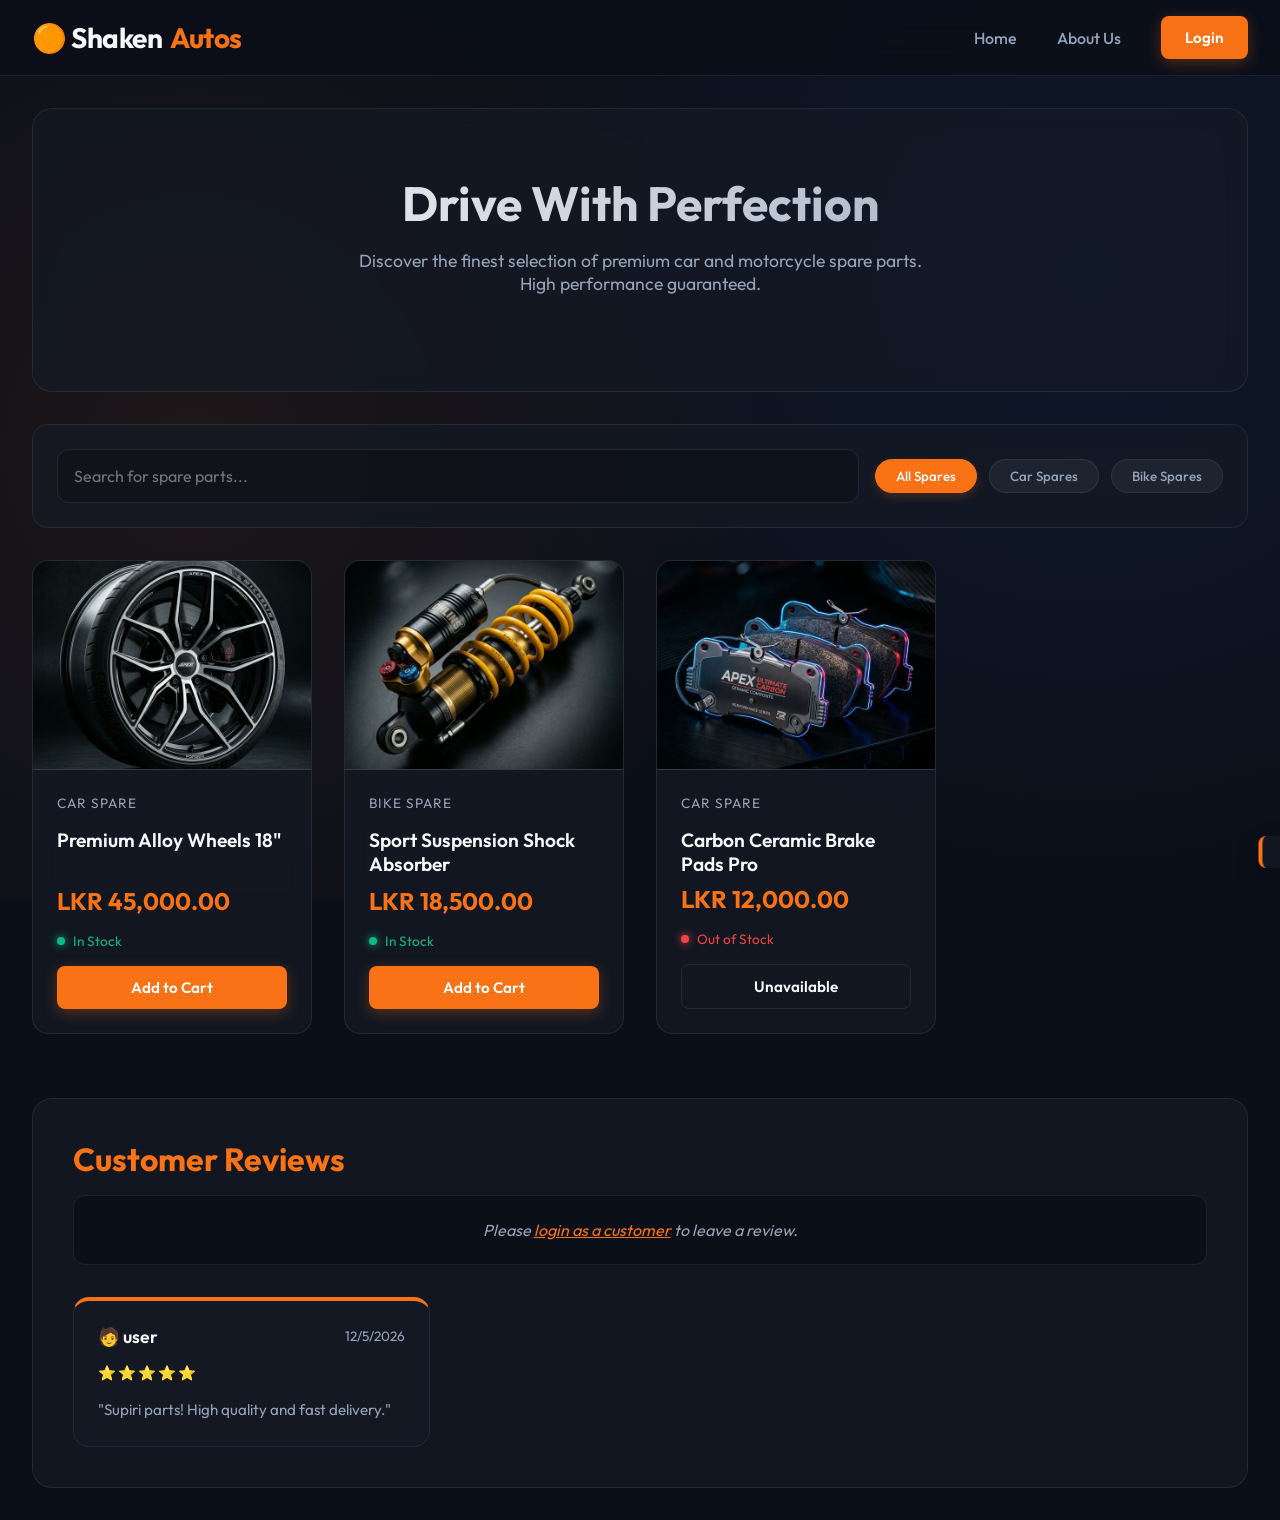
<file: index.html>
<!DOCTYPE html>
<html lang="en">
<head>
    <meta charset="UTF-8">
    <meta name="viewport" content="width=device-width, initial-scale=1.0">
    <title>Shaken Autos - Premium Spare Parts</title>
    <link rel="stylesheet" href="style.css">
</head>
<body>
    <header>
        <div class="logo">🟠 Shaken<span>Autos</span></div>
        <nav id="auth-nav">
            <!-- Dynamically populated by updateNav() -->
        </nav>
    </header>

    <main>
        <section class="hero glass">
            <h1>Drive With Perfection</h1>
            <p>Discover the finest selection of premium car and motorcycle spare parts. High performance guaranteed.</p>
        </section>

        <section class="filters glass">
            <div class="search-bar">
                <input type="text" id="searchInput" placeholder="Search for spare parts...">
            </div>
            <div class="category-pills" id="categoryTabs">
                <button class="pill active" data-category="all">All Spares</button>
                <button class="pill" data-category="car">Car Spares</button>
                <button class="pill" data-category="bike">Bike Spares</button>
            </div>
        </section>

        <section>
            <div class="products-grid" id="productsGrid">
                <!-- Products dynamically rendered here -->
            </div>
        </section>

        <section id="reviewsSection" class="glass" style="margin-top: 4rem; padding: 2.5rem; border-radius: 20px;">
            <div class="flex justify-between items-center mb-4 flex-wrap" style="gap:1rem;">
                <h2 style="color:var(--primary); font-size: 2rem;">Customer Reviews</h2>
            </div>
            
            <div id="reviewFormContainer" class="mb-4" style="background:rgba(0,0,0,0.3); padding:1.5rem; border-radius:12px; border:1px solid var(--border-color); margin-bottom: 2rem;">
                <!-- populated by JS if user logged in -->
            </div>

            <div class="products-grid" id="reviewsList" style="grid-template-columns: repeat(auto-fill, minmax(300px, 1fr));">
                <!-- reviews rendered here -->
            </div>
        </section>
    </main>

    <div id="notification"></div>

    <script src="data.js"></script>
    <script>
        document.addEventListener('DOMContentLoaded', () => {
            updateNav();
            renderProducts(DB.getProducts());

            // Search Logic
            document.getElementById('searchInput').addEventListener('input', (e) => {
                const term = e.target.value.toLowerCase();
                const activeCat = document.querySelector('.pill.active').dataset.category;
                filterProducts(term, activeCat);
            });

            // Category Logic
            const pills = document.querySelectorAll('.pill');
            pills.forEach(pill => {
                pill.addEventListener('click', () => {
                    pills.forEach(p => p.classList.remove('active'));
                    pill.classList.add('active');
                    const term = document.getElementById('searchInput').value.toLowerCase();
                    filterProducts(term, pill.dataset.category);
                });
            });

            renderReviewsList();
            setupReviewForm();
        });

        function setupReviewForm() {
            const container = document.getElementById('reviewFormContainer');
            const user = DB.getCurrentUser();
            
            if(!user || user.role !== 'customer') {
                container.innerHTML = `<p style="color:var(--text-muted); margin:0; text-align:center;"><em>Please <a href="login.html" style="color:var(--primary); text-decoration:underline;">login as a customer</a> to leave a review.</em></p>`;
                return;
            }

            container.innerHTML = `
                <h4 class="mb-4" style="font-size:1.2rem;">Write a Review</h4>
                <form id="writeReviewForm" style="display:flex; flex-direction:column; gap:1.2rem;">
                    <div>
                        <label style="color:var(--text-muted); font-size:0.9rem; margin-bottom:0.5rem; display:block;">Rating</label>
                        <select id="reviewRating" class="form-input" style="background:var(--bg-color); max-width: 200px;" required>
                            <option value="5">⭐⭐⭐⭐⭐ (5)</option>
                            <option value="4">⭐⭐⭐⭐ (4)</option>
                            <option value="3">⭐⭐⭐ (3)</option>
                            <option value="2">⭐⭐ (2)</option>
                            <option value="1">⭐ (1)</option>
                        </select>
                    </div>
                    <div>
                        <label style="color:var(--text-muted); font-size:0.9rem; margin-bottom:0.5rem; display:block;">Your Review</label>
                        <textarea id="reviewText" class="form-input" rows="3" required placeholder="Tell us what you think..." style="background:rgba(255,255,255,0.05)"></textarea>
                    </div>
                    <button type="submit" class="btn btn-primary" style="align-self:flex-start">Post Review</button>
                </form>
            `;

            document.getElementById('writeReviewForm').addEventListener('submit', (e) => {
                e.preventDefault();
                const text = document.getElementById('reviewText').value.trim();
                const rating = parseInt(document.getElementById('reviewRating').value);
                DB.addReview(user.username, text, rating);
                showNotification("Review posted successfully!");
                e.target.reset();
                renderReviewsList();
            });
        }

        function renderReviewsList() {
            const list = document.getElementById('reviewsList');
            const reviews = DB.getReviews();
            list.innerHTML = '';
            
            if(reviews.length === 0) {
                list.innerHTML = `<p style="color:var(--text-muted); width:100%; grid-column:1/-1; text-align:center;">No reviews yet. Be the first!</p>`;
                return;
            }

            // sort newest first
            reviews.sort((a,b) => new Date(b.date) - new Date(a.date)).forEach(r => {
                const stars = '⭐'.repeat(r.rating) + '☆'.repeat(5-r.rating);
                const date = new Date(r.date).toLocaleDateString();
                const nameShort = r.customerId.split('@')[0];
                list.innerHTML += `
                    <div class="glass" style="padding:1.5rem; display:flex; flex-direction:column; border-top: 4px solid var(--primary);">
                        <div class="flex justify-between items-center mb-4">
                            <span style="font-weight:600; color:var(--text-main); font-size:1.1rem">🧑 ${nameShort}</span>
                            <span style="color:var(--text-muted); font-size:0.85rem">${date}</span>
                        </div>
                        <div style="margin-bottom:1rem; letter-spacing:2px; font-size:0.9rem;">${stars}</div>
                        <p style="color:var(--text-muted); font-size:0.95rem; line-height:1.6; flex:1;">"${r.text}"</p>
                    </div>
                `;
            });
        }

        function filterProducts(term, category) {
            let products = DB.getProducts();
            if (category !== 'all') {
                products = products.filter(p => p.category === category);
            }
            if (term) {
                products = products.filter(p => p.name.toLowerCase().includes(term));
            }
            renderProducts(products);
        }

        function renderProducts(products) {
            const grid = document.getElementById('productsGrid');
            grid.innerHTML = '';
            
            if (products.length === 0) {
                grid.innerHTML = '<p style="color:var(--text-muted);text-align:center;width:100%;grid-column:1/-1">No products found.</p>';
                return;
            }

            products.forEach(p => {
                const stockIcon = p.inStock
                    ? `<span class="product-status in-stock"><div class="status-dot"></div> In Stock</span>`
                    : `<span class="product-status out-of-stock"><div class="status-dot"></div> Out of Stock</span>`;
                
                const formatter = new Intl.NumberFormat('en-LK', { style: 'currency', currency: 'LKR' });
                
                grid.innerHTML += `
                    <div class="product-card glass">
                        <img src="${p.image}" class="product-img" alt="${p.name}">
                        <div class="product-info">
                            <div class="product-category">${p.category} Spare</div>
                            <h3 class="product-title">${p.name}</h3>
                            <div class="product-price">${formatter.format(p.price)}</div>
                            ${stockIcon}
                            <button class="btn ${p.inStock ? 'btn-primary' : 'btn-outline'}" 
                                onclick="handleAddToCart(${p.id}, ${p.inStock})"
                                ${!p.inStock ? 'disabled' : ''}>
                                ${p.inStock ? 'Add to Cart' : 'Unavailable'}
                            </button>
                        </div>
                    </div>
                `;
            });
        }

        window.handleAddToCart = (id, inStock) => {
            if(!inStock) return;
            const user = DB.getCurrentUser();
            if(!user || user.role !== 'customer') {
                showNotification("Please login as a customer to buy!");
                setTimeout(() => window.location.href = 'login.html', 1500);
                return;
            }
            
            if(DB.addToCart(id)) {
                showNotification("Added to Cart!");
                updateNav();
            }
        }
    </script>
</body>
</html>
</file>
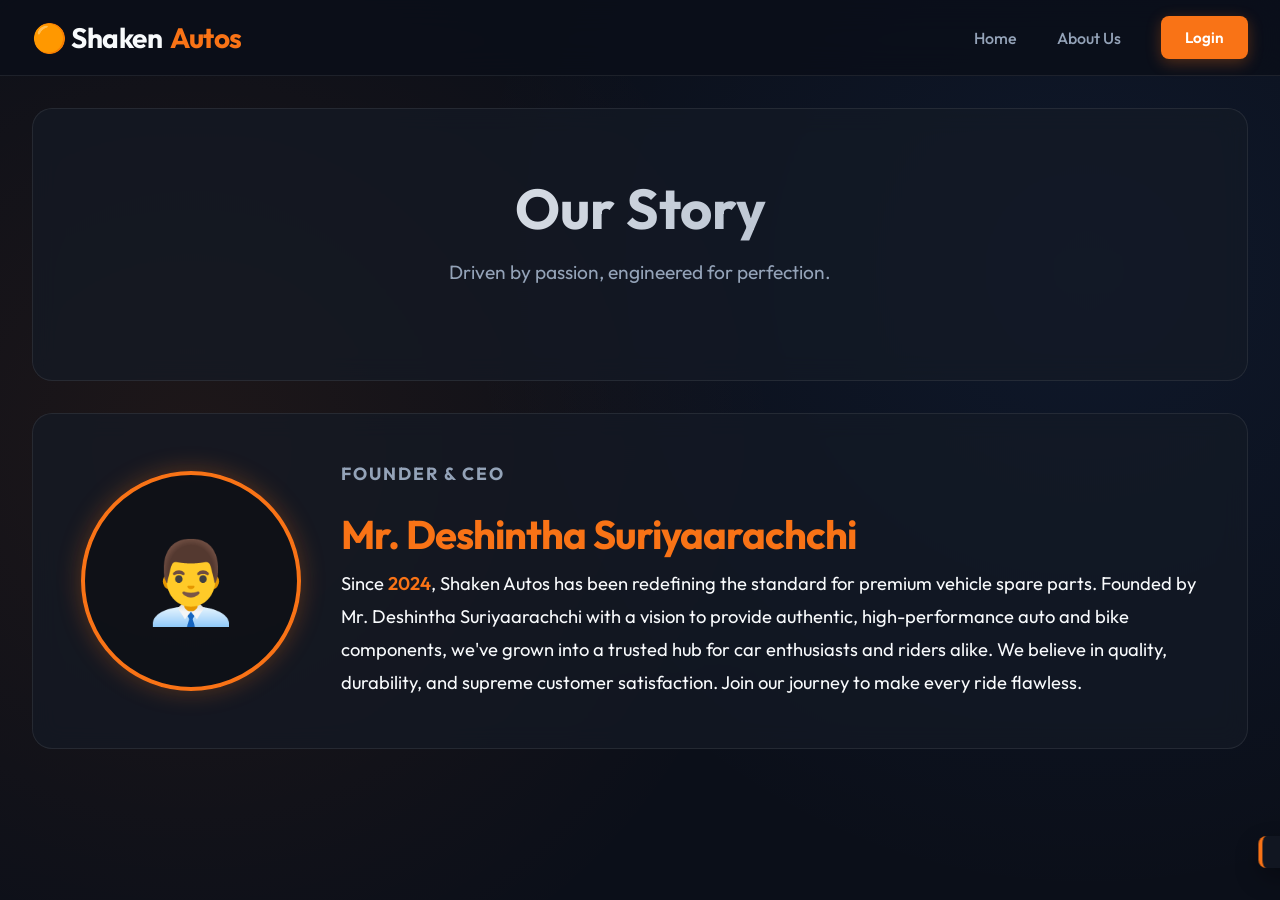
<file: about.html>
<!DOCTYPE html>
<html lang="en">
<head>
    <meta charset="UTF-8">
    <meta name="viewport" content="width=device-width, initial-scale=1.0">
    <title>About Us - Shaken Autos</title>
    <link rel="stylesheet" href="style.css">
    <style>
        .founder-card {
            display: flex;
            align-items: center;
            gap: 2.5rem;
            padding: 3rem;
            margin-top: 2rem;
            border-radius: 20px;
        }
        .founder-img {
            width: 220px;
            height: 220px;
            min-width: 220px;
            border-radius: 50%;
            object-fit: cover;
            border: 4px solid var(--primary);
            box-shadow: 0 0 25px rgba(249, 115, 22, 0.3);
            display: flex;
            align-items: center;
            justify-content: center;
            font-size: 5rem;
            background: rgba(0,0,0,0.3);
        }
        .founder-info h2 { color: var(--primary); font-size: 2.5rem; margin-bottom: 0.5rem; letter-spacing: -1px; }
        .founder-info h4 { color: var(--text-muted); font-size: 1.1rem; margin-bottom: 1.5rem; text-transform: uppercase; letter-spacing: 2px;}
        .founder-info p { line-height: 1.8; font-size: 1.15rem; color: var(--text-main); }
        .highlight { color: var(--primary); font-weight: 600; }
        @media (max-width: 768px) {
            .founder-card { flex-direction: column; text-align: center; }
        }
    </style>
</head>
<body>
    <header>
        <div class="logo">🟠 Shaken<span>Autos</span></div>
        <nav id="auth-nav"></nav>
    </header>

    <main>
        <div class="hero glass" style="padding: 4rem 2rem; text-align: center;">
            <h1 style="font-size: 3.5rem;">Our Story</h1>
            <p style="font-size: 1.2rem;">Driven by passion, engineered for perfection.</p>
        </div>

        <div class="founder-card glass">
            <!-- Professional Founder Avatar Placeholder -->
            <div class="founder-img">👨‍💼</div>
            
            <div class="founder-info">
                <h4>Founder & CEO</h4>
                <h2>Mr. Deshintha Suriyaarachchi</h2>
                <p>Since <span class="highlight">2024</span>, Shaken Autos has been redefining the standard for premium vehicle spare parts. Founded by Mr. Deshintha Suriyaarachchi with a vision to provide authentic, high-performance auto and bike components, we've grown into a trusted hub for car enthusiasts and riders alike. We believe in quality, durability, and supreme customer satisfaction. Join our journey to make every ride flawless.</p>
            </div>
        </div>
    </main>

    <div id="notification"></div>
    <script src="data.js"></script>
    <script>
        document.addEventListener('DOMContentLoaded', () => {
            updateNav();
        });
    </script>
</body>
</html>
</file>
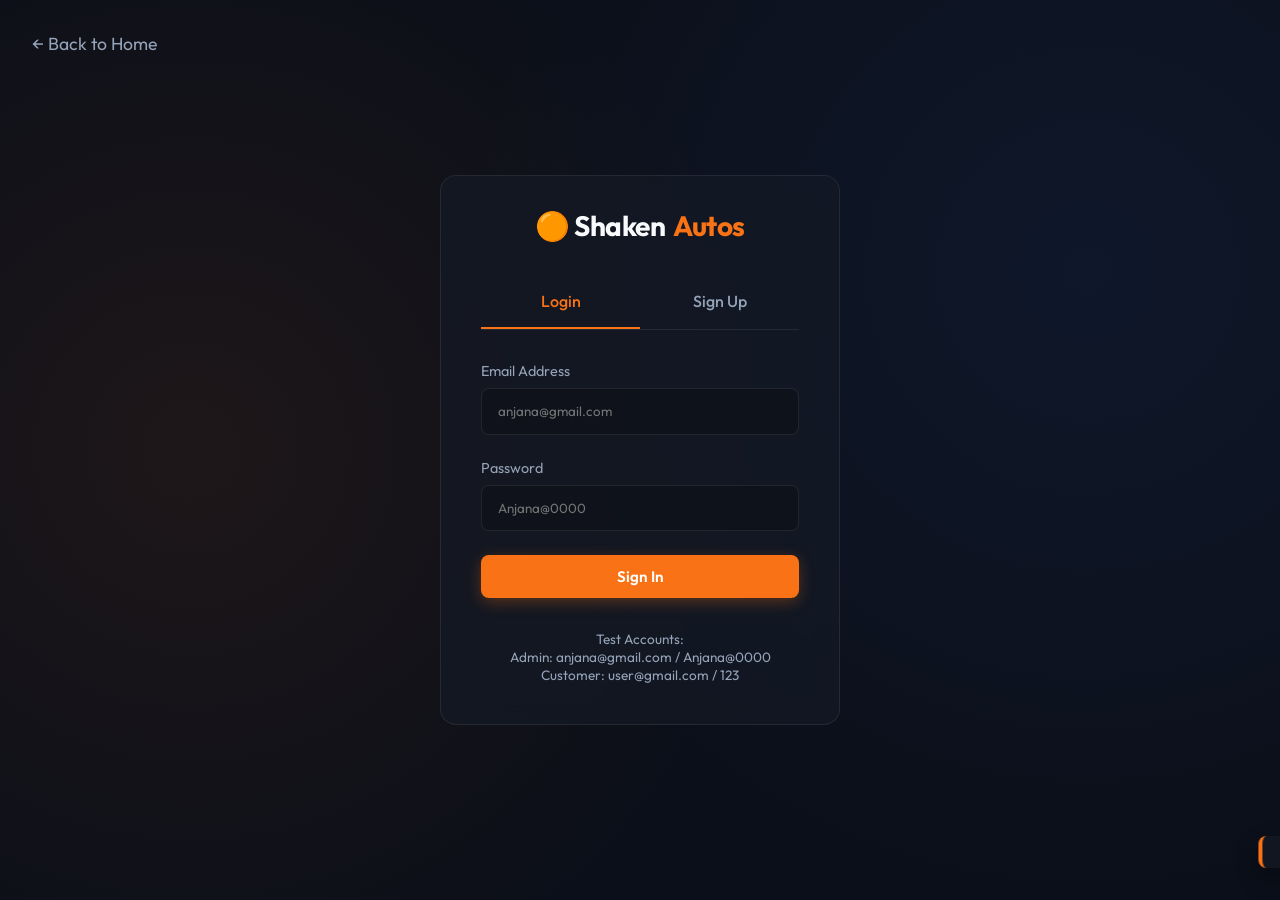
<file: admin.html>
<!DOCTYPE html>
<html lang="en">
<head>
    <meta charset="UTF-8">
    <meta name="viewport" content="width=device-width, initial-scale=1.0">
    <title>Admin Dashboard - Shaken Autos</title>
    <link rel="stylesheet" href="style.css">
    <style>
        .admin-sidebar { min-height: calc(100vh - 80px); background: rgba(0,0,0,0.2); border-right: 1px solid var(--border-color); }
        .hidden-section { display: none; }
        .active-section { display: block; animation: fadeIn 0.4s; }
        @keyframes fadeIn { from { opacity: 0; transform: translateY(10px); } to { opacity: 1; transform: translateY(0); } }
    </style>
</head>
<body>
    <header>
        <div class="logo">🟠 Shaken<span>Admin</span></div>
        <nav id="auth-nav">
            <!-- Dynamically populated -->
        </nav>
    </header>

    <main style="padding: 0; max-width: 100%;">
        <div class="dashboard-grid glass" style="border-radius: 0; border: none;">
            <div class="admin-sidebar glass" style="border-radius: 0; border: none; border-right: 1px solid var(--border-color);">
                <div class="sidebar-link active" data-target="manageProducts">📦 Manage Products</div>
                <div class="sidebar-link" data-target="addProducts">➕ Add New Spare Part</div>
                <div class="sidebar-link" data-target="viewOrders">📝 View Orders</div>
                <div class="sidebar-link" data-target="manageReviews">⭐ Manage Reviews</div>
            </div>

            <div class="admin-content">
                <!-- Manage Products -->
                <section id="manageProducts" class="active-section">
                    <h2 class="mb-4">Inventory Operations</h2>
                    <div class="table-container glass" style="padding: 1rem;">
                        <table>
                            <thead>
                                <tr>
                                    <th>Image</th>
                                    <th>Name</th>
                                    <th>Price</th>
                                    <th>Category</th>
                                    <th>Stock Status</th>
                                    <th>Actions</th>
                                </tr>
                            </thead>
                            <tbody id="inventoryTable">
                                <!-- Populated dynamically -->
                            </tbody>
                        </table>
                    </div>
                </section>

                <!-- Add Product -->
                <section id="addProducts" class="hidden-section">
                    <h2 class="mb-4">Add New Spare Part</h2>
                    <div class="form-container glass" style="margin: 0; max-width: 600px;">
                        <form id="addProductForm">
                            <div class="form-group">
                                <label>Product Image</label>
                                <div class="image-preview-container flex items-center mb-4" onclick="document.getElementById('imageInput').click()">
                                    <span style="color:var(--text-muted); pointer-events:none;">Click to browse image</span>
                                    <img id="imagePreview" class="image-preview" src="" alt="preview">
                                </div>
                                <input type="file" id="imageInput" class="hidden" accept="image/*">
                            </div>

                            <div class="form-group flex gap-4">
                                <div style="flex:1">
                                    <label>Part Name</label>
                                    <input type="text" id="partName" class="form-input" required>
                                </div>
                                <div style="flex:1">
                                    <label>Price (LKR)</label>
                                    <input type="number" id="partPrice" class="form-input" min="1" required>
                                </div>
                            </div>
                            
                            <div class="form-group flex gap-4">
                                <div style="flex:1">
                                    <label>Category</label>
                                    <select id="partCategory" class="form-input" required style="background:var(--bg-color)">
                                        <option value="car">Car Spare</option>
                                        <option value="bike">Bike Spare</option>
                                    </select>
                                </div>
                                <div style="flex:1">
                                    <label>Stock Status</label>
                                    <select id="partStock" class="form-input" style="background:var(--bg-color)">
                                        <option value="true">In Stock</option>
                                        <option value="false">Out of Stock</option>
                                    </select>
                                </div>
                            </div>

                            <button type="submit" class="btn btn-primary" style="width: 100%">Publish Product</button>
                        </form>
                    </div>
                </section>

                <!-- View Orders -->
                <section id="viewOrders" class="hidden-section">
                    <h2 class="mb-4">Customer Orders</h2>
                    <div class="table-container glass" style="padding: 1rem;">
                        <table>
                            <thead>
                                <tr>
                                    <th>Order ID</th>
                                    <th>Date</th>
                                    <th>Customer Username</th>
                                    <th>Mobile Number</th>
                                    <th>Total Value</th>
                                    <th>Items</th>
                                    <th>Status</th>
                                </tr>
                            </thead>
                            <tbody id="ordersTable">
                                <!-- Populated dynamically -->
                            </tbody>
                        </table>
                    </div>
                </section>

                <!-- Manage Reviews -->
                <section id="manageReviews" class="hidden-section">
                    <h2 class="mb-4">Customer Reviews</h2>
                    <div class="table-container glass" style="padding: 1rem;">
                        <table>
                            <thead>
                                <tr>
                                    <th>Customer Username</th>
                                    <th>Rating</th>
                                    <th>Review Text</th>
                                    <th>Date</th>
                                    <th>Actions</th>
                                </tr>
                            </thead>
                            <tbody id="reviewsTable">
                                <!-- Populated dynamically -->
                            </tbody>
                        </table>
                    </div>
                </section>
            </div>
        </div>
    </main>

    <div id="notification"></div>
    <script src="data.js"></script>
    <script>
        // Restrict Access
        const user = DB.getCurrentUser();
        if(!user || user.role !== 'admin') {
            window.location.href = 'login.html';
        }

        // Initialize UI
        document.addEventListener('DOMContentLoaded', () => {
            updateNav();
            renderAdminInventory();
            renderOrders();
            renderAdminReviews();

            // Tabs Logic
            const links = document.querySelectorAll('.sidebar-link');
            const sections = document.querySelectorAll('.admin-content section');
            
            links.forEach(link => {
                link.addEventListener('click', () => {
                    links.forEach(l => l.classList.remove('active'));
                    link.classList.add('active');
                    
                    const targetId = link.getAttribute('data-target');
                    sections.forEach(s => {
                        s.classList.remove('active-section');
                        s.classList.add('hidden-section');
                    });
                    document.getElementById(targetId).classList.add('active-section');
                    document.getElementById(targetId).classList.remove('hidden-section');
                });
            });

            // Image Upload Preview Logic (Base64)
            let base64Image = '';
            document.getElementById('imageInput').addEventListener('change', function(e) {
                const file = e.target.files[0];
                if(file) {
                    const reader = new FileReader();
                    reader.onload = function(evt) {
                        base64Image = evt.target.result;
                        const preview = document.getElementById('imagePreview');
                        preview.src = base64Image;
                        preview.classList.add('has-image');
                    }
                    reader.readAsDataURL(file);
                }
            });

            // Add Product Request
            document.getElementById('addProductForm').addEventListener('submit', (e) => {
                e.preventDefault();
                const Name = document.getElementById('partName').value;
                const Price = parseInt(document.getElementById('partPrice').value);
                const Cat = document.getElementById('partCategory').value;
                const Stock = document.getElementById('partStock').value === 'true';

                // Use placeholder if no image provided to simulate nice look
                const mockImage = base64Image || 'assets/alloy_wheel_1774159660877.png';

                DB.addProduct({
                    name: Name, price: Price, category: Cat, inStock: Stock, image: mockImage
                });

                showNotification('Product added successfully!');
                e.target.reset();
                document.getElementById('imagePreview').classList.remove('has-image');
                base64Image = '';
                renderAdminInventory();
            });
        });

        function renderAdminInventory() {
            const table = document.getElementById('inventoryTable');
            const products = DB.getProducts();
            table.innerHTML = '';
            const formatter = new Intl.NumberFormat('en-LK', { style: 'currency', currency: 'LKR' });

            products.forEach(p => {
                table.innerHTML += `
                    <tr>
                        <td><img src="${p.image}" style="width:50px; height:50px; border-radius:4px; object-fit:cover;"></td>
                        <td>${p.name}</td>
                        <td>${formatter.format(p.price)}</td>
                        <td style="text-transform:uppercase; font-size:0.85rem">${p.category}</td>
                        <td>
                            <select onchange="updateStock(${p.id}, this.value === 'true')" 
                                style="background:rgba(0,0,0,0.5); border:1px solid var(--border-color); color:var(--text-main); padding:0.4rem; border-radius:4px; outline:none">
                                <option value="true" ${p.inStock ? 'selected' : ''}>In Stock</option>
                                <option value="false" ${!p.inStock ? 'selected' : ''}>Out of Stock</option>
                            </select>
                        </td>
                        <td>
                            <button class="btn btn-outline btn-sm" style="border-color:var(--error); color:var(--error);"
                            onclick="deleteProduct(${p.id})">Remove</button>
                        </td>
                    </tr>
                `;
            });
        }

        window.updateStock = (id, val) => {
            DB.updateProductStock(id, val);
            showNotification('Stock status updated!');
        }

        window.deleteProduct = (id) => {
            if(confirm("Are you sure?")) {
                DB.deleteProduct(id);
                renderAdminInventory();
                showNotification('Product deleted');
            }
        }

        function renderOrders() {
            const table = document.getElementById('ordersTable');
            const orders = DB.getOrders();
            table.innerHTML = '';
            const formatter = new Intl.NumberFormat('en-LK', { style: 'currency', currency: 'LKR' });

            if(orders.length === 0) {
                table.innerHTML = `<tr><td colspan="6" style="text-align:center;color:var(--text-muted)">No orders placed yet.</td></tr>`;
                return;
            }

            orders.forEach(o => {
                const date = new Date(o.date).toLocaleDateString();
                const itemsStr = o.items.map(i => `<span style="display:block">${i.quantity}x ${i.product.name}</span>`).join('');
                table.innerHTML += `
                    <tr>
                        <td style="font-family:monospace; color:var(--primary)">${o.id}</td>
                        <td>${date}</td>
                        <td>${o.customerId}</td>
                        <td>${o.mobile || 'N/A'}</td>
                        <td style="font-weight:700">${formatter.format(o.total)}</td>
                        <td style="font-size:0.85rem">${itemsStr}</td>
                        <td style="color:var(--success)">Processing</td>
                    </tr>
                `;
            });
        }

        function renderAdminReviews() {
            const table = document.getElementById('reviewsTable');
            const reviews = DB.getReviews();
            table.innerHTML = '';
            
            if(reviews.length === 0) {
                table.innerHTML = `<tr><td colspan="5" style="text-align:center;color:var(--text-muted)">No reviews found.</td></tr>`;
                return;
            }

            reviews.forEach(r => {
                const date = new Date(r.date).toLocaleDateString();
                const stars = '⭐'.repeat(r.rating) + '☆'.repeat(5-r.rating);
                table.innerHTML += `
                    <tr>
                        <td>${r.customerId}</td>
                        <td style="letter-spacing:1px">${stars}</td>
                        <td style="max-width:300px; padding-right:1rem; overflow:hidden; text-overflow:ellipsis; white-space:nowrap;" title="${r.text}">${r.text}</td>
                        <td>${date}</td>
                        <td>
                            <button class="btn btn-outline btn-sm" style="border-color:var(--error); color:var(--error);"
                            onclick="adminDeleteReview(${r.id})">Delete</button>
                        </td>
                    </tr>
                `;
            });
        }

        window.adminDeleteReview = (id) => {
            if(confirm("Are you sure you want to delete this review?")) {
                DB.deleteReview(id);
                renderAdminReviews();
                showNotification('Review deleted successfully!');
            }
        }
    </script>
</body>
</html>
</file>
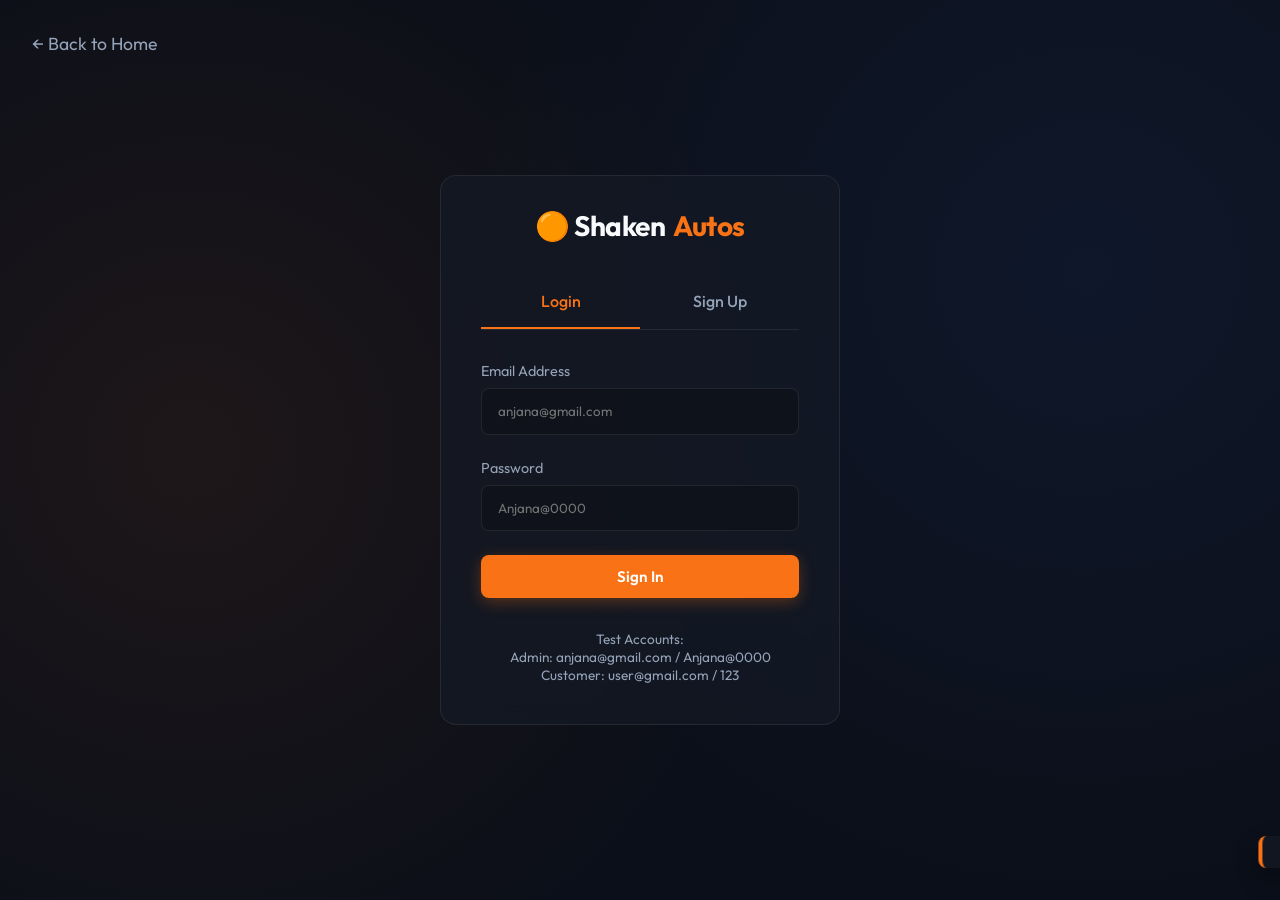
<file: cart.html>
<!DOCTYPE html>
<html lang="en">
<head>
    <meta charset="UTF-8">
    <meta name="viewport" content="width=device-width, initial-scale=1.0">
    <title>Shopping Cart - Shaken Autos</title>
    <link rel="stylesheet" href="style.css">
    <style>
        .cart-layout {
            display: grid;
            grid-template-columns: 2fr 1fr;
            gap: 2rem;
            align-items: start;
        }
        @media (max-width: 768px) {
            .cart-layout { grid-template-columns: 1fr; }
        }
        .order-summary {
            position: sticky;
            top: 100px;
            padding: 2rem;
        }
    </style>
</head>
<body>
    <header>
        <div class="logo">🟠 Shaken<span>Autos</span></div>
        <nav id="auth-nav">
            <!-- Dynamically populated -->
        </nav>
    </header>

    <main>
        <h1 class="mb-4" style="margin-bottom: 2rem;">Your Cart</h1>
        <div class="cart-layout">
            <div id="cartItemsList" class="glass" style="display:flex; flex-direction:column;">
                <!-- Dynamically populated -->
            </div>
            
            <div class="order-summary glass">
                <h3 style="margin-bottom: 1.5rem; border-bottom: 1px solid var(--border-color); padding-bottom: 0.5rem">Order Summary</h3>
                <div class="flex justify-between mb-4" style="color:var(--text-muted)">
                    <span>Subtotal</span>
                    <span id="subTotal">LKR 0</span>
                </div>
                <div class="flex justify-between mb-4" style="color:var(--text-muted)">
                    <span>Shipping</span>
                    <span>LKR 500</span> <!-- Fixed mockup shipping -->
                </div>
                <div class="flex justify-between" style="border-top: 1px solid var(--border-color); padding-top: 1rem; margin-top: 1rem; font-size: 1.25rem; font-weight: 700;">
                    <span>Total</span>
                    <span id="grandTotal" style="color:var(--primary)">LKR 0</span>
                </div>
                
                <button class="btn btn-primary" style="width: 100%; margin-top: 2rem;" id="checkoutBtn" onclick="processCheckout()">
                    Secure Checkout  🔒
                </button>
                <div style="text-align:center; margin-top:1rem;">
                    <a href="index.html" style="color:var(--text-muted); font-size:0.9rem; text-decoration:none;">← Continue Shopping</a>
                </div>
            </div>
        </div>
    </main>

    <div id="notification"></div>
    <script src="data.js"></script>
    <script>
        // Restrict Access
        const user = DB.getCurrentUser();
        if(!user || user.role !== 'customer') {
            window.location.href = 'login.html';
        }

        document.addEventListener('DOMContentLoaded', () => {
            updateNav();
            renderCart();
        });

        function renderCart() {
            const cartList = document.getElementById('cartItemsList');
            const cartElements = DB.getCart();
            const formatter = new Intl.NumberFormat('en-LK', { style: 'currency', currency: 'LKR' });

            if(cartElements.length === 0) {
                cartList.innerHTML = `<div style="padding:2rem; text-align:center; color:var(--text-muted)">Your cart is currently empty.</div>`;
                document.getElementById('subTotal').innerText = formatter.format(0);
                document.getElementById('grandTotal').innerText = formatter.format(0);
                document.getElementById('checkoutBtn').disabled = true;
                return;
            }

            cartList.innerHTML = '';
            let subtotal = 0;

            cartElements.forEach(item => {
                const itemTotal = item.product.price * item.quantity;
                subtotal += itemTotal;
                
                cartList.innerHTML += `
                    <div class="cart-item">
                        <img src="${item.product.image}" class="cart-img" alt="${item.product.name}">
                        <div class="cart-details">
                            <h4 style="font-size:1.1rem; margin-bottom:0.3rem">${item.product.name}</h4>
                            <div style="color:var(--text-muted); font-size:0.85rem">Category: ${item.product.category}</div>
                            <div style="color:var(--primary); font-weight:600; margin-top:0.5rem">${formatter.format(item.product.price)}</div>
                        </div>
                        <div class="cart-actions">
                            <span style="background:rgba(255,255,255,0.05); padding:0.4rem 1rem; border-radius:20px; border:1px solid var(--border-color)">
                                Qty: ${item.quantity}
                            </span>
                            <button class="btn btn-outline btn-sm" style="border-color:var(--error); color:var(--error)"
                            onclick="removeCartItem(${item.product.id})">Remove</button>
                        </div>
                    </div>
                `;
            });

            document.getElementById('subTotal').innerText = formatter.format(subtotal);
            document.getElementById('grandTotal').innerText = formatter.format(subtotal + 500); // with shipping
            document.getElementById('checkoutBtn').disabled = false;
        }

        window.removeCartItem = (id) => {
            DB.removeFromCart(id);
            renderCart();
            updateNav(); // update cart count badge
            showNotification('Item removed');
        };

        window.processCheckout = () => {
            if(DB.getCart().length === 0) return;
            const success = DB.placeOrder(user.username);
            if(success) {
                showNotification('Order placed successfully! Redirecting...');
                setTimeout(() => {
                    window.location.href = 'index.html';
                }, 2000);
            }
        };
    </script>
</body>
</html>
</file>
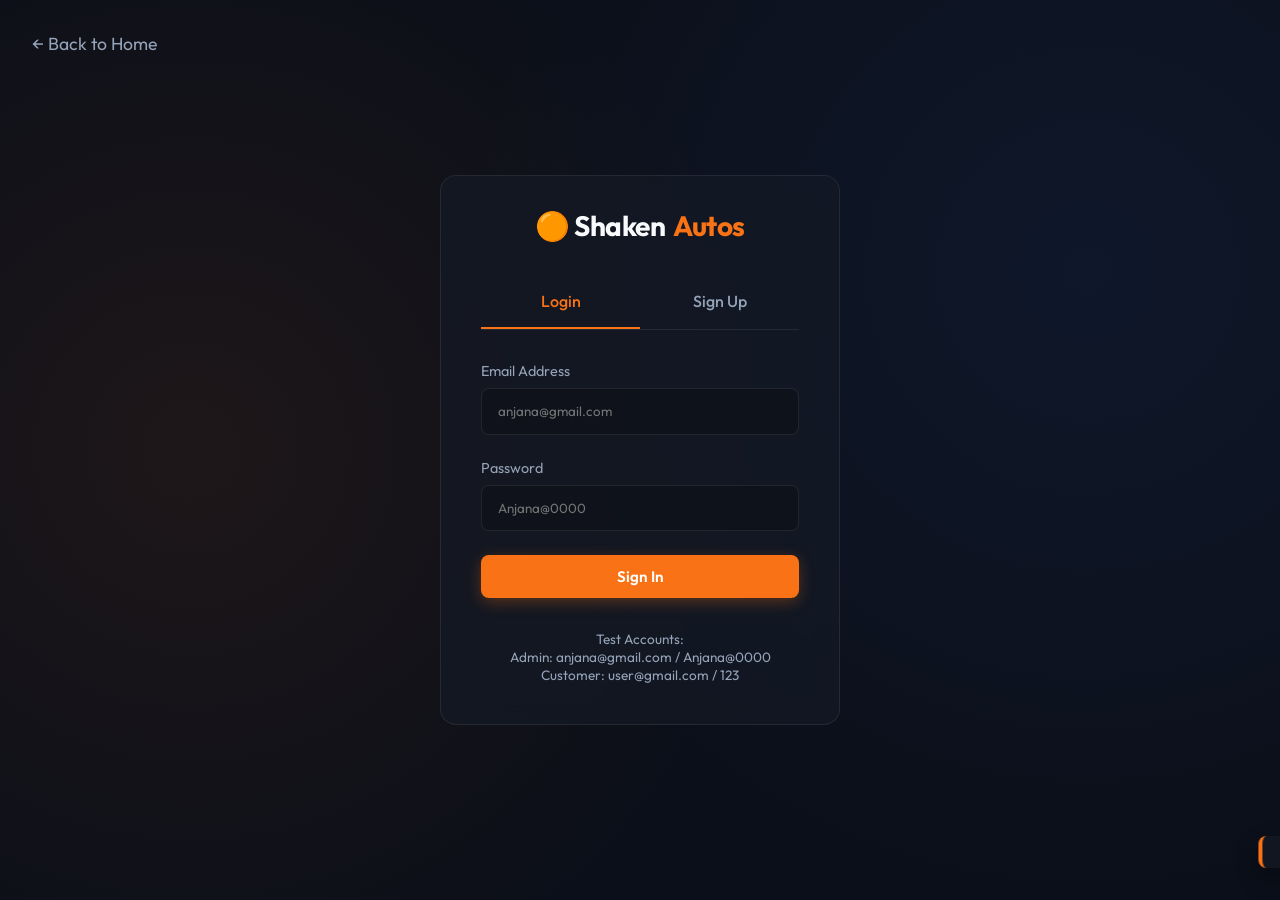
<file: login.html>
<!DOCTYPE html>
<html lang="en">
<head>
    <meta charset="UTF-8">
    <meta name="viewport" content="width=device-width, initial-scale=1.0">
    <title>Account - Shaken Autos</title>
    <link rel="stylesheet" href="style.css">
    <style>
        body { justify-content: center; align-items: center; }
        main { display: flex; justify-content: center; align-items: center; width: 100%; padding: 2rem 0; }
        .back-link {
            position: absolute;
            top: 2rem;
            left: 2rem;
            color: var(--text-muted);
            font-size: 1.1rem;
            display: flex;
            align-items: center;
            gap: 0.5rem;
            transition: color 0.3s;
        }
        .back-link:hover { color: var(--primary); }
    </style>
</head>
<body>
    <a href="index.html" class="back-link">← Back to Home</a>
    <main>
        <div class="form-container glass" style="width: 100%; max-width: 400px; padding-top: 2rem;">
            <div class="logo" style="justify-content: center; margin-bottom: 2rem;">🟠 Shaken<span>Autos</span></div>
            
            <div class="auth-tabs">
                <div class="auth-tab active" id="tabLogin">Login</div>
                <div class="auth-tab" id="tabRegister">Sign Up</div>
            </div>

            <!-- Login Form -->
            <form id="loginForm">
                <div class="form-group">
                    <label>Email Address</label>
                    <input type="email" id="loginEmail" class="form-input" required placeholder="anjana@gmail.com">
                </div>
                <div class="form-group">
                    <label>Password</label>
                    <input type="password" id="loginPassword" class="form-input" required placeholder="Anjana@0000">
                </div>
                <p id="errorMsgLogin" style="color:var(--error); margin-bottom: 1rem; font-size: 0.9rem; text-align: center;" class="hidden">Invalid credentials</p>
                <button type="submit" class="btn btn-primary" style="width: 100%">Sign In</button>
            </form>

            <!-- Register Form -->
            <form id="registerForm" class="hidden">
                <div class="form-group">
                    <label>Email Address</label>
                    <input type="email" id="regEmail" class="form-input" required placeholder="you@example.com">
                </div>
                <div class="form-group">
                    <label>Mobile Number</label>
                    <input type="tel" id="regMobile" class="form-input" required placeholder="077xxxxxxx">
                </div>
                <div class="form-group">
                    <label>Password</label>
                    <input type="password" id="regPassword" class="form-input" required placeholder="Create a password">
                </div>
                <p id="errorMsgReg" style="color:var(--error); margin-bottom: 1rem; font-size: 0.9rem; text-align: center;" class="hidden">Account already exists!</p>
                <button type="submit" class="btn btn-primary" style="width: 100%; background: var(--secondary)">Create Account</button>
            </form>

            <p style="text-align:center; color:var(--text-muted); margin-top:2rem; font-size: 0.85rem">
                Test Accounts:<br>
                Admin: anjana@gmail.com / Anjana@0000<br>
                Customer: user@gmail.com / 123
            </p>
        </div>
    </main>

    <div id="notification"></div>
    <script src="data.js"></script>
    <script>
        // Tab switching logic
        const tabLogin = document.getElementById('tabLogin');
        const tabRegister = document.getElementById('tabRegister');
        const loginForm = document.getElementById('loginForm');
        const registerForm = document.getElementById('registerForm');

        tabLogin.addEventListener('click', () => {
            tabLogin.classList.add('active');
            tabRegister.classList.remove('active');
            loginForm.classList.remove('hidden');
            registerForm.classList.add('hidden');
        });

        tabRegister.addEventListener('click', () => {
            tabRegister.classList.add('active');
            tabLogin.classList.remove('active');
            registerForm.classList.remove('hidden');
            loginForm.classList.add('hidden');
        });

        // Login Submit
        loginForm.addEventListener('submit', (e) => {
            e.preventDefault();
            const u = document.getElementById('loginEmail').value.trim();
            const p = document.getElementById('loginPassword').value.trim();
            
            const user = DB.login(u, p);
            if(user) {
                document.getElementById('errorMsgLogin').classList.add('hidden');
                if(user.role === 'admin') {
                    window.location.href = 'admin.html';
                } else {
                    window.location.href = 'index.html';
                }
            } else {
                document.getElementById('errorMsgLogin').classList.remove('hidden');
            }
        });

        // Register Submit
        registerForm.addEventListener('submit', (e) => {
            e.preventDefault();
            const u = document.getElementById('regEmail').value.trim();
            const m = document.getElementById('regMobile').value.trim();
            const p = document.getElementById('regPassword').value.trim();
            
            const user = DB.register(u, p, m);
            if(user) {
                document.getElementById('errorMsgReg').classList.add('hidden');
                showNotification("Account created! Logging in...");
                setTimeout(() => {
                    window.location.href = 'index.html';
                }, 1000);
            } else {
                document.getElementById('errorMsgReg').classList.remove('hidden');
            }
        });
    </script>
</body>
</html>
</file>
<file: style.css>
@import url('https://fonts.googleapis.com/css2?family=Outfit:wght@300;400;500;600;700&display=swap');

:root {
  --bg-color: #0b0f19;
  --surface: rgba(20, 26, 38, 0.7);
  --surface-hover: rgba(30, 41, 59, 0.9);
  --border-color: rgba(255, 255, 255, 0.08);
  --primary: #f97316;
  --primary-hover: #ea580c;
  --secondary: #3b82f6;
  --text-main: #f8fafc;
  --text-muted: #94a3b8;
  --error: #ef4444;
  --success: #10b981;
}

* {
  box-sizing: border-box;
  margin: 0;
  padding: 0;
  font-family: 'Outfit', sans-serif;
}

body {
  background-color: var(--bg-color);
  color: var(--text-main);
  min-height: 100vh;
  display: flex;
  flex-direction: column;
  background-image: 
    radial-gradient(circle at 15% 50%, rgba(249, 115, 22, 0.08) 0%, transparent 50%),
    radial-gradient(circle at 85% 30%, rgba(59, 130, 246, 0.08) 0%, transparent 50%);
  background-attachment: fixed;
}

a {
  text-decoration: none;
  color: inherit;
}

/* Glassmorphism Classes */
.glass {
  background: var(--surface);
  backdrop-filter: blur(12px);
  -webkit-backdrop-filter: blur(12px);
  border: 1px solid var(--border-color);
  border-radius: 16px;
}

/* Header & Nav */
header {
  position: sticky;
  top: 0;
  z-index: 100;
  padding: 1rem 2rem;
  display: flex;
  justify-content: space-between;
  align-items: center;
  border-bottom: 1px solid var(--border-color);
  background: rgba(11, 15, 25, 0.85);
  backdrop-filter: blur(16px);
}

.logo {
  font-size: 1.75rem;
  font-weight: 700;
  color: var(--text-main);
  display: flex;
  align-items: center;
  gap: 0.5rem;
  letter-spacing: -0.5px;
}

.logo span {
  color: var(--primary);
}

nav {
  display: flex;
  gap: 1.5rem;
  align-items: center;
}

.nav-link {
  font-weight: 500;
  color: var(--text-muted);
  transition: all 0.3s ease;
  cursor: pointer;
}

.nav-link:hover, .nav-link.active {
  color: var(--primary);
}

.btn {
  padding: 0.75rem 1.5rem;
  border-radius: 8px;
  font-weight: 600;
  cursor: pointer;
  transition: all 0.3s cubic-bezier(0.4, 0, 0.2, 1);
  border: none;
  display: inline-flex;
  align-items: center;
  justify-content: center;
  gap: 0.5rem;
  font-size: 0.95rem;
}

.btn-primary {
  background: var(--primary);
  color: white;
  box-shadow: 0 4px 15px rgba(249, 115, 22, 0.3);
}

.btn-primary:hover {
  background: var(--primary-hover);
  transform: translateY(-2px);
  box-shadow: 0 6px 20px rgba(249, 115, 22, 0.4);
}

.btn-outline {
  background: transparent;
  color: var(--text-main);
  border: 1px solid var(--border-color);
}

.btn-outline:hover {
  background: rgba(255, 255, 255, 0.05);
  border-color: var(--text-muted);
}

.btn-sm {
  padding: 0.4rem 0.8rem;
  font-size: 0.85rem;
}

/* Layout */
main {
  flex: 1;
  padding: 2rem;
  max-width: 1400px;
  margin: 0 auto;
  width: 100%;
}

.container {
  display: flex;
  flex-direction: column;
  gap: 2rem;
}

/* Hero Section / Banner */
.hero {
  text-align: center;
  padding: 4rem 1rem;
  border-radius: 20px;
  margin-bottom: 2rem;
  position: relative;
  overflow: hidden;
}

.hero h1 {
  font-size: 3rem;
  margin-bottom: 1rem;
  background: linear-gradient(to right, #fff, #94a3b8);
  -webkit-background-clip: text;
  background-clip: text;
  color: transparent;
}

.hero p {
  color: var(--text-muted);
  font-size: 1.1rem;
  max-width: 600px;
  margin: 0 auto 2rem;
}

/* Search & Filters */
.filters {
  display: flex;
  justify-content: space-between;
  align-items: center;
  gap: 1rem;
  padding: 1.5rem;
  margin-bottom: 2rem;
  flex-wrap: wrap;
}

.search-bar {
  display: flex;
  flex: 1;
  min-width: 300px;
  background: rgba(0,0,0,0.2);
  border: 1px solid var(--border-color);
  border-radius: 12px;
  overflow: hidden;
}

.search-bar input {
  flex: 1;
  background: transparent;
  border: none;
  padding: 1rem;
  color: var(--text-main);
  outline: none;
  font-size: 1rem;
}

.search-bar button {
  background: transparent;
  border: none;
  padding: 0 1.5rem;
  color: var(--text-muted);
  cursor: pointer;
  transition: color 0.3s;
}

.search-bar button:hover {
  color: var(--primary);
}

.category-pills {
  display: flex;
  gap: 0.75rem;
}

.pill {
  padding: 0.5rem 1.25rem;
  border-radius: 20px;
  background: rgba(255,255,255,0.05);
  border: 1px solid var(--border-color);
  color: var(--text-muted);
  cursor: pointer;
  transition: all 0.3s;
  font-weight: 500;
}

.pill:hover, .pill.active {
  background: var(--primary);
  color: white;
  border-color: var(--primary);
  box-shadow: 0 4px 10px rgba(249, 115, 22, 0.2);
}

/* Product Grid */
.products-grid {
  display: grid;
  grid-template-columns: repeat(auto-fill, minmax(280px, 1fr));
  gap: 2rem;
}

.product-card {
  display: flex;
  flex-direction: column;
  overflow: hidden;
  transition: transform 0.4s cubic-bezier(0.175, 0.885, 0.32, 1.275), box-shadow 0.4s;
}

.product-card:hover {
  transform: translateY(-8px);
  box-shadow: 0 15px 30px rgba(0,0,0,0.4);
  background: var(--surface-hover);
}

.product-img {
  width: 100%;
  aspect-ratio: 4/3;
  object-fit: cover;
  border-bottom: 1px solid var(--border-color);
  background: #1e293b;
}

.product-info {
  padding: 1.5rem;
  display: flex;
  flex-direction: column;
  flex: 1;
}

.product-title {
  font-size: 1.2rem;
  font-weight: 600;
  margin-bottom: 0.5rem;
}

.product-category {
  font-size: 0.85rem;
  color: var(--text-muted);
  text-transform: uppercase;
  letter-spacing: 1px;
  margin-bottom: 1rem;
}

.product-price {
  font-size: 1.5rem;
  font-weight: 700;
  color: var(--primary);
  margin-bottom: 1rem;
  margin-top: auto;
}

.product-status {
  display: inline-flex;
  align-items: center;
  gap: 0.5rem;
  font-size: 0.85rem;
  margin-bottom: 1rem;
}

.status-dot {
  width: 8px;
  height: 8px;
  border-radius: 50%;
}

.in-stock .status-dot { background: var(--success); box-shadow: 0 0 8px var(--success); }
.out-of-stock .status-dot { background: var(--error); box-shadow: 0 0 8px var(--error); }
.in-stock { color: var(--success); }
.out-of-stock { color: var(--error); }

/* Forms & Modals for Auth / Admin */
.form-container {
  max-width: 450px;
  margin: 4rem auto;
  padding: 2.5rem;
}

.form-group {
  margin-bottom: 1.5rem;
}

.form-group label {
  display: block;
  margin-bottom: 0.5rem;
  color: var(--text-muted);
  font-size: 0.9rem;
}

.form-input {
  width: 100%;
  padding: 0.9rem 1rem;
  background: rgba(0,0,0,0.2);
  border: 1px solid var(--border-color);
  border-radius: 8px;
  color: var(--text-main);
  outline: none;
  transition: border-color 0.3s, box-shadow 0.3s;
}

.form-input:focus {
  border-color: var(--primary);
  box-shadow: 0 0 0 3px rgba(249, 115, 22, 0.15);
}

.auth-tabs {
  display: flex;
  margin-bottom: 2rem;
  border-bottom: 1px solid var(--border-color);
}

.auth-tab {
  flex: 1;
  text-align: center;
  padding: 1rem;
  cursor: pointer;
  color: var(--text-muted);
  font-weight: 500;
  border-bottom: 2px solid transparent;
  transition: all 0.3s;
}

.auth-tab.active {
  color: var(--primary);
  border-bottom-color: var(--primary);
}

/* Admin Dashboard */
.dashboard-grid {
  display: grid;
  grid-template-columns: 300px 1fr;
  gap: 2rem;
  margin-top: 2rem;
}

.admin-sidebar {
  padding: 1.5rem;
  display: flex;
  flex-direction: column;
  gap: 0.5rem;
  height: fit-content;
}

.sidebar-link {
  padding: 1rem;
  border-radius: 8px;
  cursor: pointer;
  transition: all 0.3s;
  color: var(--text-muted);
}

.sidebar-link:hover, .sidebar-link.active {
  background: rgba(255,255,255,0.05);
  color: var(--text-main);
}

.admin-content {
  padding: 2rem;
}

/* Tables */
.table-container {
  width: 100%;
  overflow-x: auto;
}

table {
  width: 100%;
  border-collapse: collapse;
}

th, td {
  padding: 1rem;
  text-align: left;
  border-bottom: 1px solid var(--border-color);
}

th {
  color: var(--text-muted);
  font-weight: 500;
  text-transform: uppercase;
  font-size: 0.85rem;
  letter-spacing: 1px;
}

tr:hover {
  background: rgba(255,255,255,0.02);
}

/* Cart Item */
.cart-item {
  display: flex;
  align-items: center;
  gap: 1.5rem;
  padding: 1.5rem;
  border-bottom: 1px solid var(--border-color);
}

.cart-img {
  width: 80px;
  height: 80px;
  border-radius: 8px;
  object-fit: cover;
}

.cart-details {
  flex: 1;
}

.cart-actions {
  display: flex;
  align-items: center;
  gap: 1rem;
}

/* Utilities */
.hidden { display: none !important; }
.text-center { text-align: center; }
.mt-2 { margin-top: 0.5rem; }
.mt-4 { margin-top: 1rem; }
.mb-4 { margin-bottom: 1rem; }
.flex { display: flex; }
.items-center { align-items: center; }
.justify-between { justify-content: space-between; }
.gap-4 { gap: 1rem; }

/* Notification */
#notification {
  position: fixed;
  bottom: 2rem;
  right: 2rem;
  padding: 1rem 1.5rem;
  border-radius: 8px;
  background: var(--surface);
  backdrop-filter: blur(12px);
  border-left: 4px solid var(--primary);
  box-shadow: 0 10px 25px rgba(0,0,0,0.3);
  transform: translateX(120%);
  transition: transform 0.3s cubic-bezier(0.175, 0.885, 0.32, 1.275);
  z-index: 1000;
}

#notification.show {
  transform: translateX(0);
}

/* Image Upload Preview */
.image-preview-container {
  width: 100%;
  height: 200px;
  border: 2px dashed var(--border-color);
  border-radius: 8px;
  display: flex;
  flex-direction: column;
  align-items: center;
  justify-content: center;
  cursor: pointer;
  position: relative;
  overflow: hidden;
  transition: border-color 0.3s;
}

.image-preview-container:hover {
  border-color: var(--primary);
}

.image-preview {
  position: absolute;
  top: 0;
  left: 0;
  width: 100%;
  height: 100%;
  object-fit: cover;
  opacity: 0;
  transition: opacity 0.3s;
}

.image-preview.has-image {
  opacity: 1;
}

/* --- Mobile Responsive Enhancements --- */
@media (max-width: 768px) {
  header {
    flex-direction: column;
    gap: 1rem;
    padding: 1.2rem 1rem;
  }
  nav {
    flex-wrap: wrap;
    justify-content: center;
    gap: 0.8rem;
  }
  .hero {
    padding: 2.5rem 1rem;
  }
  .hero h1 {
    font-size: 2.2rem !important;
  }
  .filters {
    flex-direction: column;
    align-items: stretch;
  }
  .search-bar {
    width: 100%;
  }
  .category-pills {
    justify-content: center;
    flex-wrap: wrap;
  }
  .dashboard-grid {
    grid-template-columns: 1fr !important;
  }
  .admin-sidebar {
    border-right: none !important;
    border-bottom: 1px solid var(--border-color);
  }
  .admin-content {
    padding: 1rem;
  }
  .cart-item {
    flex-direction: column;
    text-align: center;
  }
  .cart-actions {
    justify-content: center;
    width: 100%;
    margin-top: 0.5rem;
  }
  .form-container {
    margin: 2rem auto !important;
    max-width: 100% !important;
    padding: 1.5rem;
  }
  .form-group.flex {
    flex-direction: column;
  }
  .products-grid {
    grid-template-columns: 1fr;
  }
  .founder-img {
    width: 150px !important;
    height: 150px !important;
    min-width: 150px !important;
    font-size: 3.5rem !important;
  }
  .founder-info h2 {
    font-size: 1.8rem !important;
  }
}
</file>
